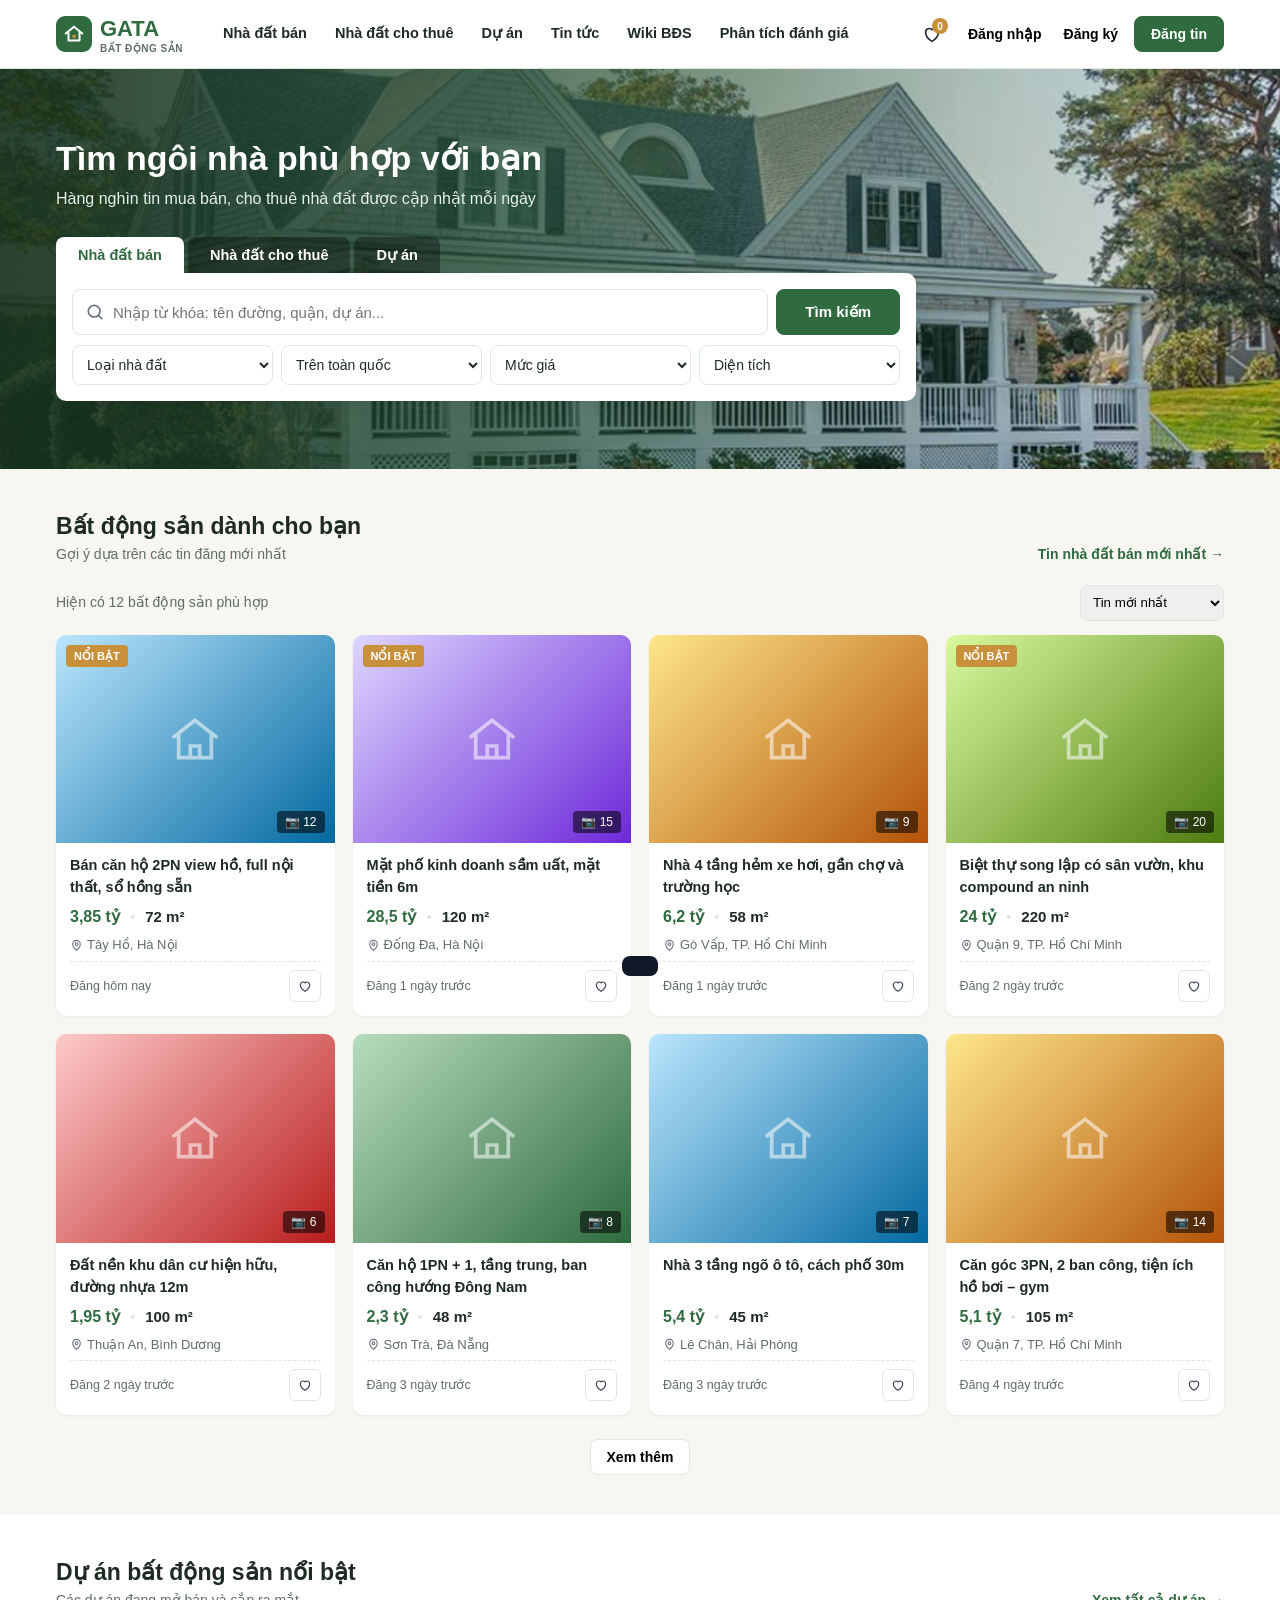
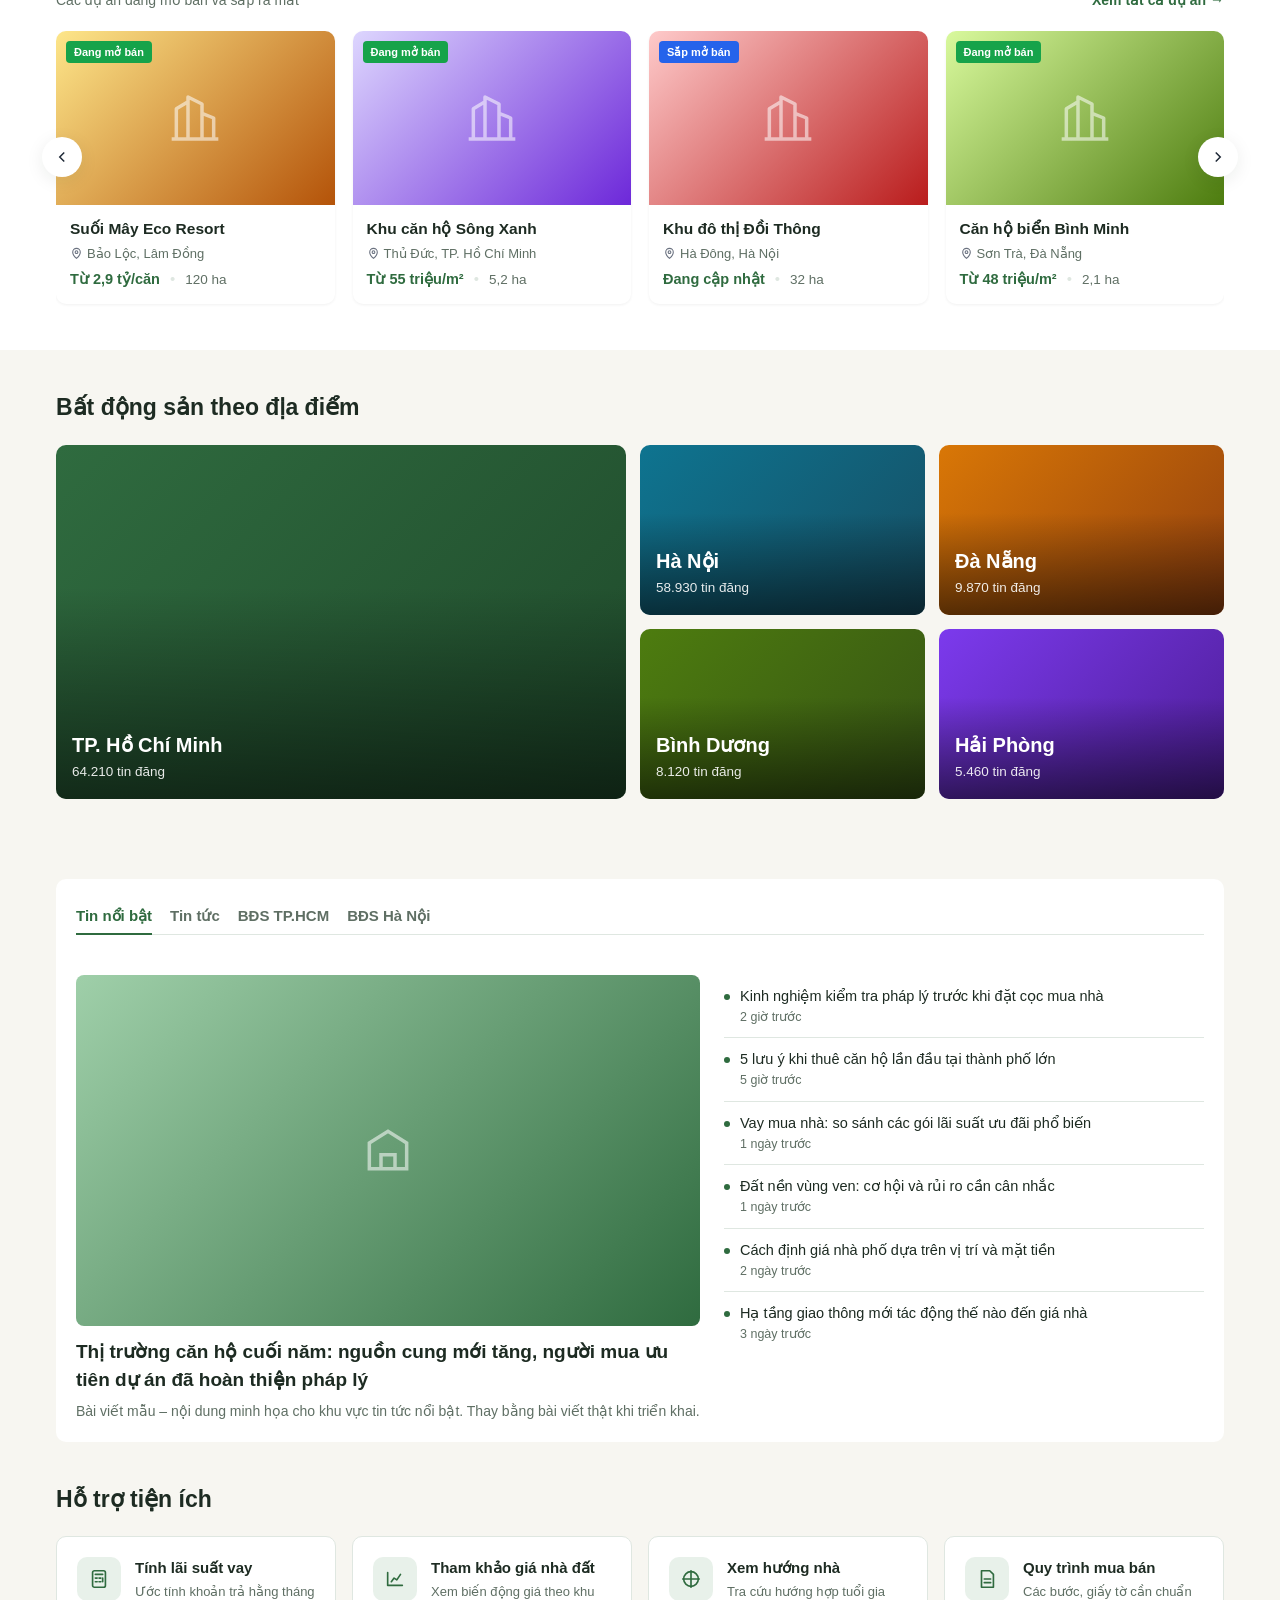
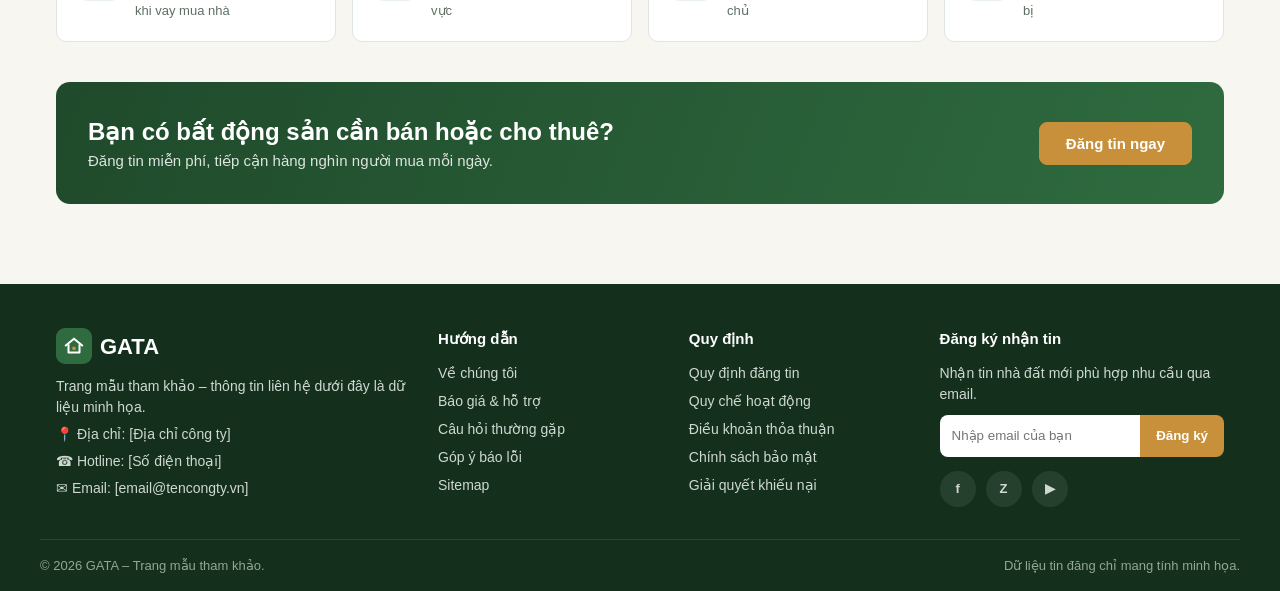
<file: index.html>
<!DOCTYPE html>
<html lang="vi">
<head>
<meta charset="UTF-8">
<meta name="viewport" content="width=device-width, initial-scale=1.0">
<title>GATA – Kênh thông tin mua bán, cho thuê nhà đất</title>
<meta name="description" content="Trang mẫu tham khảo: tìm kiếm, mua bán, cho thuê bất động sản.">
<style>
  :root{
    /* Bảng màu đồng bộ với trang dự án Suối Mây Eco Resort */
    --primary:#2f6b3f;      /* xanh rừng */
    --primary-dark:#1f4a2b;
    --primary-light:#e8f1ea;
    --primary-soft:#9fcfa9; /* xanh lá nhạt: điểm sáng ở banner, hover chân trang */
    --accent:#c8903b;       /* vàng đất */
    --accent-dark:#a87628;
    --text:#1d2b22;
    --muted:#5f6f64;
    --line:#dfe7e1;
    --bg:#f7f6f1;
    --white:#fff;
    --footer-bg:#14301c;
    --footer-text:#cfd8d1;
    --footer-muted:#93a596;
    --radius:10px;
    --shadow:0 4px 18px rgba(20,40,25,.08);
  }
  *{box-sizing:border-box;margin:0;padding:0}
  body{font-family:"Segoe UI",Roboto,"Helvetica Neue",Arial,sans-serif;color:var(--text);background:var(--bg);line-height:1.5;font-size:15px}
  a{color:inherit;text-decoration:none}
  button{font-family:inherit;cursor:pointer}
  img,svg{display:block}
  .container{max-width:1200px;margin:0 auto;padding:0 16px}

  /* ===== HEADER ===== */
  header{background:var(--white);border-bottom:1px solid var(--line);position:sticky;top:0;z-index:50}
  .nav{display:flex;align-items:center;height:68px;gap:28px}
  .logo{display:flex;align-items:center;gap:8px;font-weight:800;font-size:22px;color:var(--primary);flex-shrink:0}
  .logo-mark{width:36px;height:36px;border-radius:9px;background:var(--primary);display:grid;place-items:center}
  .logo small{display:block;font-size:10px;font-weight:600;color:var(--muted);letter-spacing:.5px;margin-top:-4px}
  .menu{display:flex;gap:4px;flex:1}
  .menu > li{list-style:none;position:relative}
  .menu > li > a{display:block;padding:22px 12px;font-weight:600;font-size:14.5px}
  .menu > li > a:hover{color:var(--primary)}
  .dropdown{position:absolute;top:100%;left:0;background:var(--white);min-width:230px;box-shadow:var(--shadow);border-radius:0 0 var(--radius) var(--radius);padding:8px 0;display:none}
  .menu > li:hover .dropdown{display:block}
  .dropdown a{display:block;padding:8px 18px;font-size:14px}
  .dropdown a:hover{background:var(--primary-light);color:var(--primary)}
  .nav-actions{display:flex;align-items:center;gap:10px}
  .icon-btn{width:40px;height:40px;border-radius:50%;border:none;background:transparent;display:grid;place-items:center;position:relative}
  .icon-btn:hover{background:var(--bg)}
  .badge{position:absolute;top:4px;right:4px;background:var(--accent);color:#fff;font-size:10px;font-weight:700;min-width:16px;height:16px;border-radius:8px;display:grid;place-items:center;padding:0 4px}
  .btn{border:1px solid var(--line);background:var(--white);padding:9px 16px;border-radius:8px;font-weight:600;font-size:14px}
  .btn:hover{border-color:var(--primary);color:var(--primary)}
  .btn-primary{background:var(--primary);color:#fff;border-color:var(--primary)}
  .btn-primary:hover{background:var(--primary-dark);color:#fff}
  .btn-text{border:none;background:none;font-weight:600;font-size:14px;padding:9px 6px}
  .btn-text:hover{color:var(--primary)}
  .burger{display:none}

  /* ===== HERO + SEARCH ===== */
  /* Banner: ảnh ngôi nhà + lớp phủ xanh rừng đậm bên trái để chữ dễ đọc.
     Nền gradient cuối cùng là dự phòng khi ảnh không tải được. */
  .hero{position:relative;min-height:400px;display:flex;align-items:center;
    background:
      linear-gradient(100deg,rgba(20,48,28,.9) 0%,rgba(31,74,43,.72) 40%,rgba(31,74,43,.28) 75%,rgba(31,74,43,.1) 100%),
      url("assets/images/anh-ngoi-nha-16.jpg") center 55% / cover no-repeat,
      linear-gradient(180deg,var(--primary-dark),var(--primary));
    overflow:hidden}
  .hero-inner{position:relative;width:100%;padding:48px 16px}
  .hero h1{color:#fff;font-size:34px;line-height:1.25;max-width:620px;margin-bottom:8px}
  .hero p{color:var(--primary-light);margin-bottom:26px;font-size:16px}
  .search-box{max-width:860px}
  .search-tabs{display:flex;gap:4px}
  .search-tabs button{border:none;background:rgba(0,0,0,.35);color:#fff;padding:10px 22px;border-radius:8px 8px 0 0;font-weight:600;font-size:14.5px}
  .search-tabs button.active{background:var(--white);color:var(--primary)}
  .search-panel{background:var(--white);border-radius:0 var(--radius) var(--radius) var(--radius);padding:16px;box-shadow:var(--shadow)}
  .search-row{display:flex;gap:8px}
  .search-input{flex:1;display:flex;align-items:center;gap:8px;border:1px solid var(--line);border-radius:8px;padding:0 12px}
  .search-input input{border:none;outline:none;flex:1;height:44px;font-size:15px;font-family:inherit}
  .search-row .btn-primary{padding:0 28px;height:46px;font-size:15px}
  .filters{display:grid;grid-template-columns:repeat(4,1fr);gap:8px;margin-top:10px}
  .filters select{height:40px;border:1px solid var(--line);border-radius:8px;padding:0 10px;font-family:inherit;font-size:14px;color:var(--text);background:var(--white)}
  .filters select:focus,.search-input:focus-within{outline:2px solid var(--primary-light);border-color:var(--primary)}

  /* ===== SECTIONS ===== */
  section{padding:40px 0}
  .section-head{display:flex;justify-content:space-between;align-items:flex-end;margin-bottom:20px;gap:16px}
  .section-head h2{font-size:23px}
  .section-head p{color:var(--muted);font-size:14px}
  .link-more{color:var(--primary);font-weight:600;font-size:14px;white-space:nowrap}
  .link-more:hover{text-decoration:underline}

  /* listing cards */
  .result-bar{display:flex;justify-content:space-between;align-items:center;margin-bottom:14px;color:var(--muted);font-size:14px;gap:10px;flex-wrap:wrap}
  .result-bar select{height:36px;border:1px solid var(--line);border-radius:8px;padding:0 8px;font-family:inherit}
  .grid-listings{display:grid;grid-template-columns:repeat(4,1fr);gap:18px}
  .card{background:var(--white);border-radius:var(--radius);overflow:hidden;box-shadow:0 1px 3px rgba(0,0,0,.06);transition:transform .2s,box-shadow .2s;display:flex;flex-direction:column}
  .card:hover{transform:translateY(-3px);box-shadow:var(--shadow)}
  .thumb{position:relative;aspect-ratio:4/3;display:grid;place-items:center}
  .thumb{overflow:hidden}
  .thumb svg{width:56px;height:56px;opacity:.55}
  .ph{position:absolute;inset:0;width:100%;height:100%;object-fit:cover;transition:transform .4s}
  .card:hover .ph,.project:hover .ph{transform:scale(1.05)}
  .tag{position:absolute;top:10px;left:10px;background:var(--accent);color:#fff;font-size:11px;font-weight:700;padding:3px 8px;border-radius:4px;text-transform:uppercase}
  .photo-count{position:absolute;bottom:10px;right:10px;background:rgba(0,0,0,.55);color:#fff;font-size:12px;padding:2px 8px;border-radius:4px}
  .card-body{padding:12px 14px 14px;display:flex;flex-direction:column;gap:6px;flex:1}
  .card-title{font-weight:600;font-size:14.5px;display:-webkit-box;-webkit-line-clamp:2;-webkit-box-orient:vertical;overflow:hidden;min-height:44px}
  .card-meta{display:flex;gap:10px;align-items:baseline;flex-wrap:wrap}
  .price{color:var(--primary);font-weight:700;font-size:16px}
  .meta-sep{color:var(--line)}
  .area{font-weight:600;color:var(--text)}
  .addr{color:var(--muted);font-size:13px;display:flex;gap:4px;align-items:center}
  .card-foot{display:flex;justify-content:space-between;align-items:center;margin-top:auto;padding-top:8px;border-top:1px dashed var(--line);font-size:12.5px;color:var(--muted)}
  .save-btn{border:1px solid var(--line);background:var(--white);width:32px;height:32px;border-radius:6px;display:grid;place-items:center}
  .save-btn.saved{background:#fff1f2;border-color:#fecdd3}
  .save-btn.saved svg path{fill:#e11d48;stroke:#e11d48}
  .empty{grid-column:1/-1;text-align:center;padding:40px;color:var(--muted);background:var(--white);border-radius:var(--radius)}
  .center{text-align:center;margin-top:24px}

  /* projects */
  .projects-wrap{position:relative}
  .projects{display:flex;gap:18px;overflow-x:auto;scroll-snap-type:x mandatory;padding-bottom:6px;scrollbar-width:thin}
  .project{flex:0 0 calc((100% - 54px)/4);scroll-snap-align:start;background:var(--white);border-radius:var(--radius);overflow:hidden;box-shadow:0 1px 3px rgba(0,0,0,.06)}
  .project .thumb{aspect-ratio:16/10}
  .status{position:absolute;top:10px;left:10px;font-size:11px;font-weight:700;padding:3px 8px;border-radius:4px;color:#fff}
  .status.open{background:#16a34a}.status.soon{background:#2563eb}.status.done{background:#6b7280}
  .project .card-body{gap:4px}
  .project h3{font-size:15.5px}
  .scroll-btn{position:absolute;top:38%;width:40px;height:40px;border-radius:50%;border:none;background:var(--white);box-shadow:var(--shadow);display:grid;place-items:center;z-index:2}
  .scroll-btn.prev{left:-14px}.scroll-btn.next{right:-14px}

  /* locations */
  .locations{display:grid;grid-template-columns:2fr 1fr 1fr;grid-template-rows:170px 170px;gap:14px}
  .loc{position:relative;border-radius:var(--radius);overflow:hidden;color:#fff;display:flex;align-items:flex-end;padding:16px;transition:transform .2s}
  .loc:hover{transform:scale(1.015)}
  .loc:first-child{grid-row:span 2}
  .loc::after{content:"";position:absolute;inset:0;background:linear-gradient(180deg,transparent 40%,rgba(0,0,0,.55))}
  .loc div{position:relative;z-index:1}
  .loc h3{font-size:20px}
  .loc span{font-size:13.5px;opacity:.9}

  /* news */
  .news{display:grid;grid-template-columns:1.3fr 1fr;gap:24px;background:var(--white);border-radius:var(--radius);padding:20px}
  .news-tabs{display:flex;gap:18px;border-bottom:1px solid var(--line);margin-bottom:16px;grid-column:1/-1}
  .news-tabs button{border:none;background:none;padding:8px 0;font-weight:600;font-size:15px;color:var(--muted);border-bottom:2px solid transparent;margin-bottom:-1px}
  .news-tabs button.active{color:var(--primary);border-color:var(--primary)}
  .news-main .thumb{border-radius:8px;aspect-ratio:16/9;margin-bottom:12px}
  .news-main h3{font-size:19px;margin-bottom:6px}
  .news-main p{color:var(--muted);font-size:14px}
  .news-list{list-style:none;display:flex;flex-direction:column}
  .news-list li{padding:11px 0;border-bottom:1px solid var(--line);display:flex;gap:10px;font-size:14.5px;font-weight:500}
  .news-list li:last-child{border:none}
  .news-list li::before{content:"";flex:0 0 6px;height:6px;border-radius:50%;background:var(--primary);margin-top:8px}
  .news-list a:hover,.news-main h3 a:hover{color:var(--primary)}
  .date{color:var(--muted);font-size:12.5px;font-weight:400;display:block}

  /* tools / why us */
  .tools{display:grid;grid-template-columns:repeat(4,1fr);gap:16px}
  .tool{background:var(--white);border-radius:var(--radius);padding:20px;display:flex;gap:14px;align-items:flex-start;border:1px solid var(--line)}
  .tool:hover{border-color:var(--primary)}
  .tool-icon{flex:0 0 44px;height:44px;border-radius:10px;background:var(--primary-light);color:var(--primary);display:grid;place-items:center}
  .tool h4{font-size:15px;margin-bottom:2px}
  .tool p{font-size:13px;color:var(--muted)}

  /* CTA */
  .cta{background:linear-gradient(110deg,var(--primary-dark),var(--primary));border-radius:14px;padding:32px;display:flex;justify-content:space-between;align-items:center;gap:20px;color:#fff;flex-wrap:wrap}
  .cta h2{font-size:24px}
  .cta p{opacity:.85}
  .cta .btn{background:var(--accent);border-color:var(--accent);color:#fff;padding:12px 26px;font-size:15px}

  /* ===== FOOTER ===== */
  footer{background:var(--footer-bg);color:var(--footer-text);margin-top:40px;padding-top:44px;font-size:14px}
  .foot-grid{display:grid;grid-template-columns:1.6fr 1fr 1fr 1.3fr;gap:32px;padding-bottom:32px}
  footer h5{color:#fff;font-size:15px;margin-bottom:12px}
  footer ul{list-style:none;display:flex;flex-direction:column;gap:7px}
  footer a:hover{color:var(--primary-soft)}
  .foot-brand .logo{color:#fff;margin-bottom:12px}
  .foot-brand p{margin-bottom:6px}
  .newsletter{display:flex;margin-top:10px}
  .newsletter input{flex:1;height:42px;border:none;border-radius:8px 0 0 8px;padding:0 12px;font-family:inherit;min-width:0}
  .newsletter button{border:none;background:var(--accent);color:#fff;font-weight:600;padding:0 16px;border-radius:0 8px 8px 0}
  .socials{display:flex;gap:10px;margin-top:14px}
  .socials a{width:36px;height:36px;border-radius:50%;background:rgba(255,255,255,.08);display:grid;place-items:center;font-weight:700;font-size:13px}
  .copyright{border-top:1px solid rgba(255,255,255,.1);padding:16px 0;font-size:13px;color:var(--footer-muted);display:flex;justify-content:space-between;flex-wrap:wrap;gap:8px}

  /* toast */
  .toast{position:fixed;bottom:24px;left:50%;transform:translateX(-50%) translateY(100px);background:#111827;color:#fff;padding:10px 18px;border-radius:8px;font-size:14px;transition:transform .3s;z-index:100}
  .toast.show{transform:translateX(-50%) translateY(0)}
  .back-top{position:fixed;right:20px;bottom:20px;width:44px;height:44px;border-radius:50%;background:var(--primary);color:#fff;border:none;display:none;place-items:center;box-shadow:var(--shadow);z-index:40}
  .back-top.show{display:grid}

  /* ===== RESPONSIVE ===== */
  @media (max-width:1024px){
    .grid-listings{grid-template-columns:repeat(3,1fr)}
    .project{flex-basis:calc((100% - 36px)/3)}
    .tools{grid-template-columns:repeat(2,1fr)}
    .foot-grid{grid-template-columns:1fr 1fr}
    .menu > li > a{padding:22px 8px;font-size:14px}
    .btn-text{display:none}
  }
  @media (max-width:860px){
    .menu{display:none;position:absolute;top:68px;left:0;right:0;background:var(--white);flex-direction:column;box-shadow:var(--shadow);padding:8px 0}
    .menu.open{display:flex}
    .menu > li > a{padding:12px 20px}
    .dropdown{position:static;box-shadow:none;display:none;padding:0 0 6px 16px}
    .menu > li:hover .dropdown{display:none}
    .burger{display:grid;margin-left:auto}
    .nav-actions .btn:not(.btn-primary),.nav-actions .icon-btn:not(.burger){display:none}
    .grid-listings{grid-template-columns:repeat(2,1fr)}
    .project{flex-basis:calc((100% - 18px)/2)}
    .filters{grid-template-columns:repeat(2,1fr)}
    .locations{grid-template-columns:1fr 1fr;grid-template-rows:200px 140px 140px}
    .loc:first-child{grid-column:span 2;grid-row:auto}
    .news{grid-template-columns:1fr}
    .hero h1{font-size:27px}
    /* Điện thoại: chữ và khung tìm kiếm phủ hết bề ngang nên phủ màu đều hơn */
    .hero{background:
      linear-gradient(180deg,rgba(20,48,28,.82),rgba(31,74,43,.7)),
      url("assets/images/anh-ngoi-nha-16.jpg") 60% center / cover no-repeat,
      linear-gradient(180deg,var(--primary-dark),var(--primary))}
    .scroll-btn{display:none}
  }
  @media (max-width:540px){
    .grid-listings{grid-template-columns:1fr}
    .project{flex-basis:85%}
    .search-row{flex-direction:column}
    .search-row .btn-primary{width:100%}
    .tools{grid-template-columns:1fr}
    .foot-grid{grid-template-columns:1fr}
    .search-tabs button{padding:9px 14px}
    .nav-actions .btn-primary{padding:8px 12px;font-size:13px}
    .section-head h2{font-size:20px}
  }
</style>
</head>
<body>

<!-- ================= HEADER ================= -->
<header>
  <div class="container nav">
    <a href="#" class="logo" aria-label="GATA - trang chủ">
      <span class="logo-mark">
        <svg width="22" height="22" viewBox="0 0 24 24" fill="none"><path d="M3 11.5 12 4l9 7.5" stroke="#fff" stroke-width="2.2" stroke-linecap="round" stroke-linejoin="round"/><path d="M6 10v9h12v-9" stroke="#fff" stroke-width="2.2" stroke-linejoin="round"/><circle cx="12" cy="14.5" r="2" style="fill:var(--accent)"/></svg>
      </span>
      <span>GATA<small>BẤT ĐỘNG SẢN</small></span>
    </a>

    <ul class="menu" id="menu">
      <li><a href="#listings">Nhà đất bán</a>
        <div class="dropdown">
          <a href="#">Bán căn hộ chung cư</a><a href="#">Bán nhà riêng</a><a href="#">Bán nhà mặt phố</a>
          <a href="#">Bán biệt thự, liền kề</a><a href="#">Bán đất nền dự án</a><a href="#">Bán đất</a>
        </div>
      </li>
      <li><a href="#listings">Nhà đất cho thuê</a>
        <div class="dropdown">
          <a href="#">Cho thuê căn hộ</a><a href="#">Cho thuê nhà riêng</a><a href="#">Cho thuê phòng trọ</a>
          <a href="#">Cho thuê văn phòng</a><a href="#">Cho thuê mặt bằng</a>
        </div>
      </li>
      <li><a href="#projects">Dự án</a>
        <div class="dropdown" id="projectMenu"></div>
      </li>
      <li><a href="#news">Tin tức</a></li>
      <li><a href="#tools">Wiki BĐS</a></li>
      <li><a href="#tools">Phân tích đánh giá</a></li>
    </ul>

    <div class="nav-actions">
      <button class="icon-btn" aria-label="Tin đã lưu">
        <svg width="22" height="22" viewBox="0 0 24 24" fill="none"><path d="M12 20s-7-4.4-7-10a4 4 0 0 1 7-2.6A4 4 0 0 1 19 10c0 5.6-7 10-7 10Z" stroke="#1f2937" stroke-width="1.8"/></svg>
        <span class="badge" id="savedCount">0</span>
      </button>
      <button class="btn-text">Đăng nhập</button>
      <button class="btn-text">Đăng ký</button>
      <button class="btn btn-primary">Đăng tin</button>
      <button class="icon-btn burger" id="burger" aria-label="Mở menu">
        <svg width="24" height="24" viewBox="0 0 24 24"><path d="M4 7h16M4 12h16M4 17h16" stroke="#1f2937" stroke-width="2" stroke-linecap="round"/></svg>
      </button>
    </div>
  </div>
</header>

<!-- ================= HERO + SEARCH ================= -->
<div class="hero">
  <div class="container hero-inner">
    <h1>Tìm ngôi nhà phù hợp với bạn</h1>
    <p>Hàng nghìn tin mua bán, cho thuê nhà đất được cập nhật mỗi ngày</p>

    <div class="search-box">
      <div class="search-tabs" role="tablist">
        <button class="active" data-type="ban">Nhà đất bán</button>
        <button data-type="thue">Nhà đất cho thuê</button>
        <button data-type="duan">Dự án</button>
      </div>
      <form class="search-panel" id="searchForm">
        <div class="search-row">
          <label class="search-input">
            <svg width="20" height="20" viewBox="0 0 24 24" fill="none"><circle cx="11" cy="11" r="7" stroke="#6b7280" stroke-width="2"/><path d="m20 20-3.5-3.5" stroke="#6b7280" stroke-width="2" stroke-linecap="round"/></svg>
            <input type="text" id="keyword" placeholder="Nhập từ khóa: tên đường, quận, dự án...">
          </label>
          <button type="submit" class="btn btn-primary">Tìm kiếm</button>
        </div>
        <div class="filters">
          <select id="fCategory">
            <option value="">Loại nhà đất</option>
            <option>Căn hộ chung cư</option>
            <option>Nhà riêng</option>
            <option>Nhà mặt phố</option>
            <option>Biệt thự, liền kề</option>
            <option>Đất nền</option>
          </select>
          <select id="fCity">
            <option value="">Trên toàn quốc</option>
            <option>Hà Nội</option>
            <option>TP. Hồ Chí Minh</option>
            <option>Đà Nẵng</option>
            <option>Bình Dương</option>
            <option>Hải Phòng</option>
          </select>
          <select id="fPrice"></select>
          <select id="fArea">
            <option value="">Diện tích</option>
            <option value="0-50">Dưới 50 m²</option>
            <option value="50-80">50 – 80 m²</option>
            <option value="80-150">80 – 150 m²</option>
            <option value="150-99999">Trên 150 m²</option>
          </select>
        </div>
      </form>
    </div>
  </div>
</div>

<main>
<!-- ================= LISTINGS ================= -->
<section id="listings">
  <div class="container">
    <div class="section-head">
      <div>
        <h2 id="listingTitle">Bất động sản dành cho bạn</h2>
        <p>Gợi ý dựa trên các tin đăng mới nhất</p>
      </div>
      <a href="#" class="link-more">Tin nhà đất bán mới nhất →</a>
    </div>
    <div class="result-bar">
      <span id="resultCount"></span>
      <select id="sort" aria-label="Sắp xếp">
        <option value="new">Tin mới nhất</option>
        <option value="priceAsc">Giá thấp đến cao</option>
        <option value="priceDesc">Giá cao đến thấp</option>
        <option value="areaDesc">Diện tích lớn nhất</option>
      </select>
    </div>
    <div class="grid-listings" id="grid"></div>
    <div class="center"><button class="btn" id="loadMore">Xem thêm</button></div>
  </div>
</section>

<!-- ================= PROJECTS ================= -->
<section id="projects" style="background:var(--white)">
  <div class="container">
    <div class="section-head">
      <div><h2>Dự án bất động sản nổi bật</h2><p>Các dự án đang mở bán và sắp ra mắt</p></div>
      <a href="#" class="link-more">Xem tất cả dự án →</a>
    </div>
    <div class="projects-wrap">
      <button class="scroll-btn prev" data-dir="-1" aria-label="Trước"><svg width="18" height="18" viewBox="0 0 24 24"><path d="m15 6-6 6 6 6" stroke="#1f2937" stroke-width="2" fill="none"/></svg></button>
      <div class="projects" id="projectList"></div>
      <button class="scroll-btn next" data-dir="1" aria-label="Sau"><svg width="18" height="18" viewBox="0 0 24 24"><path d="m9 6 6 6-6 6" stroke="#1f2937" stroke-width="2" fill="none"/></svg></button>
    </div>
  </div>
</section>

<!-- ================= LOCATIONS ================= -->
<section>
  <div class="container">
    <div class="section-head"><div><h2>Bất động sản theo địa điểm</h2></div></div>
    <div class="locations" id="locations"></div>
  </div>
</section>

<!-- ================= NEWS ================= -->
<section id="news">
  <div class="container">
    <div class="news">
      <div class="news-tabs">
        <button class="active">Tin nổi bật</button>
        <button>Tin tức</button>
        <button>BĐS TP.HCM</button>
        <button>BĐS Hà Nội</button>
      </div>
      <article class="news-main">
        <div class="thumb" style="background:linear-gradient(135deg,var(--primary-soft),var(--primary))">
          <img class="ph" src="https://images.unsplash.com/photo-1560518883-ce09059eeffa?w=800&q=70&auto=format&fit=crop" alt="Thị trường căn hộ" loading="lazy" onerror="this.remove()">
          <svg viewBox="0 0 24 24" fill="none"><path d="M4 20V9l8-5 8 5v11H4Z" stroke="#fff" stroke-width="1.5"/><path d="M9 20v-6h6v6" stroke="#fff" stroke-width="1.5"/></svg>
        </div>
        <h3><a href="#">Thị trường căn hộ cuối năm: nguồn cung mới tăng, người mua ưu tiên dự án đã hoàn thiện pháp lý</a></h3>
        <p>Bài viết mẫu – nội dung minh họa cho khu vực tin tức nổi bật. Thay bằng bài viết thật khi triển khai.</p>
      </article>
      <ul class="news-list">
        <li><a href="#">Kinh nghiệm kiểm tra pháp lý trước khi đặt cọc mua nhà<span class="date">2 giờ trước</span></a></li>
        <li><a href="#">5 lưu ý khi thuê căn hộ lần đầu tại thành phố lớn<span class="date">5 giờ trước</span></a></li>
        <li><a href="#">Vay mua nhà: so sánh các gói lãi suất ưu đãi phổ biến<span class="date">1 ngày trước</span></a></li>
        <li><a href="#">Đất nền vùng ven: cơ hội và rủi ro cần cân nhắc<span class="date">1 ngày trước</span></a></li>
        <li><a href="#">Cách định giá nhà phố dựa trên vị trí và mặt tiền<span class="date">2 ngày trước</span></a></li>
        <li><a href="#">Hạ tầng giao thông mới tác động thế nào đến giá nhà<span class="date">3 ngày trước</span></a></li>
      </ul>
    </div>
  </div>
</section>

<!-- ================= TOOLS ================= -->
<section id="tools" style="padding-top:0">
  <div class="container">
    <div class="section-head"><div><h2>Hỗ trợ tiện ích</h2></div></div>
    <div class="tools">
      <a href="#" class="tool"><span class="tool-icon"><svg width="22" height="22" viewBox="0 0 24 24" fill="none"><rect x="5" y="3" width="14" height="18" rx="2" stroke="currentColor" stroke-width="1.8"/><path d="M8 7h8M8 11h2M12 11h2M8 15h2M12 15h2M16 11v4" stroke="currentColor" stroke-width="1.8" stroke-linecap="round"/></svg></span><div><h4>Tính lãi suất vay</h4><p>Ước tính khoản trả hằng tháng khi vay mua nhà</p></div></a>
      <a href="#" class="tool"><span class="tool-icon"><svg width="22" height="22" viewBox="0 0 24 24" fill="none"><path d="M4 19V5M4 19h16M8 15l3-4 3 2 4-6" stroke="currentColor" stroke-width="1.8" stroke-linecap="round" stroke-linejoin="round"/></svg></span><div><h4>Tham khảo giá nhà đất</h4><p>Xem biến động giá theo khu vực</p></div></a>
      <a href="#" class="tool"><span class="tool-icon"><svg width="22" height="22" viewBox="0 0 24 24" fill="none"><path d="M12 3v18M3 12h18" stroke="currentColor" stroke-width="1.8" stroke-linecap="round"/><circle cx="12" cy="12" r="8" stroke="currentColor" stroke-width="1.8"/></svg></span><div><h4>Xem hướng nhà</h4><p>Tra cứu hướng hợp tuổi gia chủ</p></div></a>
      <a href="#" class="tool"><span class="tool-icon"><svg width="22" height="22" viewBox="0 0 24 24" fill="none"><path d="M6 3h9l4 4v14H6V3Z" stroke="currentColor" stroke-width="1.8" stroke-linejoin="round"/><path d="M9 12h7M9 16h7" stroke="currentColor" stroke-width="1.8" stroke-linecap="round"/></svg></span><div><h4>Quy trình mua bán</h4><p>Các bước, giấy tờ cần chuẩn bị</p></div></a>
    </div>
  </div>
</section>

<!-- ================= CTA ================= -->
<section style="padding-top:0">
  <div class="container">
    <div class="cta">
      <div>
        <h2>Bạn có bất động sản cần bán hoặc cho thuê?</h2>
        <p>Đăng tin miễn phí, tiếp cận hàng nghìn người mua mỗi ngày.</p>
      </div>
      <button class="btn">Đăng tin ngay</button>
    </div>
  </div>
</section>
</main>

<!-- ================= FOOTER ================= -->
<footer>
  <div class="container foot-grid">
    <div class="foot-brand">
      <a href="#" class="logo"><span class="logo-mark"><svg width="22" height="22" viewBox="0 0 24 24" fill="none"><path d="M3 11.5 12 4l9 7.5" stroke="#fff" stroke-width="2.2" stroke-linecap="round" stroke-linejoin="round"/><path d="M6 10v9h12v-9" stroke="#fff" stroke-width="2.2" stroke-linejoin="round"/><circle cx="12" cy="14.5" r="2" style="fill:var(--accent)"/></svg></span><span>GATA</span></a>
      <p>Trang mẫu tham khảo – thông tin liên hệ dưới đây là dữ liệu minh họa.</p>
      <p>📍 Địa chỉ: [Địa chỉ công ty]</p>
      <p>☎ Hotline: [Số điện thoại]</p>
      <p>✉ Email: [email@tencongty.vn]</p>
    </div>
    <div>
      <h5>Hướng dẫn</h5>
      <ul><li><a href="#">Về chúng tôi</a></li><li><a href="#">Báo giá & hỗ trợ</a></li><li><a href="#">Câu hỏi thường gặp</a></li><li><a href="#">Góp ý báo lỗi</a></li><li><a href="#">Sitemap</a></li></ul>
    </div>
    <div>
      <h5>Quy định</h5>
      <ul><li><a href="#">Quy định đăng tin</a></li><li><a href="#">Quy chế hoạt động</a></li><li><a href="#">Điều khoản thỏa thuận</a></li><li><a href="#">Chính sách bảo mật</a></li><li><a href="#">Giải quyết khiếu nại</a></li></ul>
    </div>
    <div>
      <h5>Đăng ký nhận tin</h5>
      <p>Nhận tin nhà đất mới phù hợp nhu cầu qua email.</p>
      <form class="newsletter" id="newsletter">
        <input type="email" placeholder="Nhập email của bạn" required>
        <button type="submit">Đăng ký</button>
      </form>
      <div class="socials"><a href="#" aria-label="Facebook">f</a><a href="#" aria-label="Zalo">Z</a><a href="#" aria-label="YouTube">▶</a></div>
    </div>
  </div>
  <div class="container copyright">
    <span>© 2026 GATA – Trang mẫu tham khảo.</span>
    <span>Dữ liệu tin đăng chỉ mang tính minh họa.</span>
  </div>
</footer>

<div class="toast" id="toast"></div>
<button class="back-top" id="backTop" aria-label="Lên đầu trang"><svg width="18" height="18" viewBox="0 0 24 24"><path d="m6 15 6-6 6 6" stroke="#fff" stroke-width="2.2" fill="none"/></svg></button>

<script>
/* ================= DỮ LIỆU MẪU ================= */
// price: đơn vị triệu đồng (bán = tổng giá, thuê = giá/tháng)
const listings = [
  {id:1,type:"ban",cat:"Căn hộ chung cư",title:"Bán căn hộ 2PN view hồ, full nội thất, sổ hồng sẵn",price:3850,area:72,city:"Hà Nội",district:"Tây Hồ",days:0,photos:12,vip:true},
  {id:2,type:"ban",cat:"Nhà riêng",title:"Nhà 4 tầng hẻm xe hơi, gần chợ và trường học",price:6200,area:58,city:"TP. Hồ Chí Minh",district:"Gò Vấp",days:1,photos:9,vip:false},
  {id:3,type:"ban",cat:"Nhà mặt phố",title:"Mặt phố kinh doanh sầm uất, mặt tiền 6m",price:28500,area:120,city:"Hà Nội",district:"Đống Đa",days:1,photos:15,vip:true},
  {id:4,type:"ban",cat:"Đất nền",title:"Đất nền khu dân cư hiện hữu, đường nhựa 12m",price:1950,area:100,city:"Bình Dương",district:"Thuận An",days:2,photos:6,vip:false},
  {id:5,type:"ban",cat:"Biệt thự, liền kề",title:"Biệt thự song lập có sân vườn, khu compound an ninh",price:24000,area:220,city:"TP. Hồ Chí Minh",district:"Quận 9",days:2,photos:20,vip:true},
  {id:6,type:"ban",cat:"Căn hộ chung cư",title:"Căn hộ 1PN + 1, tầng trung, ban công hướng Đông Nam",price:2300,area:48,city:"Đà Nẵng",district:"Sơn Trà",days:3,photos:8,vip:false},
  {id:7,type:"ban",cat:"Nhà riêng",title:"Nhà 3 tầng ngõ ô tô, cách phố 30m",price:5400,area:45,city:"Hải Phòng",district:"Lê Chân",days:3,photos:7,vip:false},
  {id:8,type:"ban",cat:"Căn hộ chung cư",title:"Căn góc 3PN, 2 ban công, tiện ích hồ bơi – gym",price:5100,area:105,city:"TP. Hồ Chí Minh",district:"Quận 7",days:4,photos:14,vip:false},
  {id:9,type:"ban",cat:"Đất nền",title:"Lô đất gần biển, phù hợp xây homestay",price:3200,area:150,city:"Đà Nẵng",district:"Ngũ Hành Sơn",days:5,photos:5,vip:false},
  {id:10,type:"ban",cat:"Nhà mặt phố",title:"Nhà mặt tiền đường lớn, đang cho thuê ổn định",price:16800,area:90,city:"Đà Nẵng",district:"Hải Châu",days:6,photos:10,vip:false},
  {id:11,type:"ban",cat:"Biệt thự, liền kề",title:"Liền kề 5 tầng có thang máy, gần công viên",price:13500,area:85,city:"Hà Nội",district:"Hà Đông",days:6,photos:11,vip:false},
  {id:12,type:"ban",cat:"Nhà riêng",title:"Nhà 2 tầng mới xây, sân để xe rộng",price:2650,area:80,city:"Bình Dương",district:"Dĩ An",days:7,photos:6,vip:false},

  {id:21,type:"thue",cat:"Căn hộ chung cư",title:"Cho thuê căn hộ 2PN đầy đủ nội thất, vào ở ngay",price:12,area:68,city:"TP. Hồ Chí Minh",district:"Bình Thạnh",days:0,photos:10,vip:true},
  {id:22,type:"thue",cat:"Nhà riêng",title:"Cho thuê nhà nguyên căn 3 tầng, phù hợp gia đình",price:18,area:60,city:"Hà Nội",district:"Cầu Giấy",days:1,photos:8,vip:false},
  {id:23,type:"thue",cat:"Nhà mặt phố",title:"Mặt bằng kinh doanh mặt tiền 8m, khu đông dân",price:45,area:110,city:"TP. Hồ Chí Minh",district:"Quận 10",days:1,photos:6,vip:true},
  {id:24,type:"thue",cat:"Căn hộ chung cư",title:"Studio mới, gần biển, có hồ bơi chung",price:7,area:35,city:"Đà Nẵng",district:"Sơn Trà",days:2,photos:9,vip:false},
  {id:25,type:"thue",cat:"Biệt thự, liền kề",title:"Biệt thự sân vườn cho thuê làm văn phòng",price:60,area:300,city:"Hà Nội",district:"Tây Hồ",days:3,photos:16,vip:false},
  {id:26,type:"thue",cat:"Nhà riêng",title:"Nhà 1 trệt 1 lầu, hẻm yên tĩnh, có chỗ để ô tô",price:9,area:75,city:"Bình Dương",district:"Thủ Dầu Một",days:4,photos:5,vip:false},
  {id:27,type:"thue",cat:"Căn hộ chung cư",title:"Căn hộ 3PN view sông, tầng cao thoáng mát",price:22,area:110,city:"TP. Hồ Chí Minh",district:"Thủ Đức",days:5,photos:12,vip:false},
  {id:28,type:"thue",cat:"Nhà mặt phố",title:"Nhà mặt phố 4 tầng cho thuê kinh doanh, văn phòng",price:35,area:70,city:"Hải Phòng",district:"Ngô Quyền",days:6,photos:7,vip:false},
];

const projects = [
  {name:"Suối Mây Eco Resort",loc:"Bảo Lộc, Lâm Đồng",status:"open",statusText:"Đang mở bán",price:"Từ 2,9 tỷ/căn",area:"120 ha",url:"pages/du-an-suoi-may-eco-resort.html",img:"1520250497591-112f2f40a3f4"},
  {name:"Khu căn hộ Sông Xanh",loc:"Thủ Đức, TP. Hồ Chí Minh",status:"open",statusText:"Đang mở bán",price:"Từ 55 triệu/m²",area:"5,2 ha"},
  {name:"Khu đô thị Đồi Thông",loc:"Hà Đông, Hà Nội",status:"soon",statusText:"Sắp mở bán",price:"Đang cập nhật",area:"32 ha"},
  {name:"Căn hộ biển Bình Minh",loc:"Sơn Trà, Đà Nẵng",status:"open",statusText:"Đang mở bán",price:"Từ 48 triệu/m²",area:"2,1 ha"},
  {name:"Khu nhà phố Hoa Sen",loc:"Thuận An, Bình Dương",status:"done",statusText:"Đã bàn giao",price:"Từ 4,5 tỷ/căn",area:"12 ha"},
  {name:"Tòa căn hộ Ánh Dương",loc:"Cầu Giấy, Hà Nội",status:"soon",statusText:"Sắp mở bán",price:"Đang cập nhật",area:"1,4 ha"},
  {name:"Khu biệt thự Rừng Phong",loc:"Quận 9, TP. Hồ Chí Minh",status:"open",statusText:"Đang mở bán",price:"Từ 22 tỷ/căn",area:"18 ha"},
];

const locations = [
  {city:"TP. Hồ Chí Minh",count:"64.210",bg:"linear-gradient(135deg,#2f6b3f,#1f4a2b)",img:"1583417319070-4a69db38a482"},
  {city:"Hà Nội",count:"58.930",bg:"linear-gradient(135deg,#0e7490,#164e63)",img:"1599708153386-62bf3f035c78"},
  {city:"Đà Nẵng",count:"9.870",bg:"linear-gradient(135deg,#d97706,#92400e)",img:"1559592413-7cec4d0cae2b"},
  {city:"Bình Dương",count:"8.120",bg:"linear-gradient(135deg,#4d7c0f,#365314)",img:"1460317442991-0ec209397118"},
  {city:"Hải Phòng",count:"5.460",bg:"linear-gradient(135deg,#7c3aed,#4c1d95)",img:"1528127269322-539801943592"},
];

/* Ảnh minh họa (Unsplash) theo loại bất động sản */
const catPhotos = {
  "Căn hộ chung cư":["1502672260266-1c1ef2d93688","1522708323590-d24dbb6b0267","1554995207-c18c203602cb","1600607687939-ce8a6c25118c","1545324418-cc1a3fa10c00"],
  "Nhà riêng":["1568605114967-8130f3a36994","1570129477492-45c003edd2be","1549517045-bc93de075e53","1605276374104-dee2a0ed3cd6","1564013799919-ab600027ffc6"],
  "Nhà mặt phố":["1479839672679-a46483c0e7c8","1486406146926-c627a92ad1ab","1460317442991-0ec209397118","1545324418-cc1a3fa10c00"],
  "Biệt thự, liền kề":["1613490493576-7fde63acd811","1600596542815-ffad4c1539a9","1600585154340-be6161a56a0c","1512917774080-9991f1c4c750","1580587771525-78b9dba3b914"],
  "Đất nền":["1500382017468-9049fed747ef"],
};
const projectPhotos = ["1545324418-cc1a3fa10c00","1486406146926-c627a92ad1ab","1512917774080-9991f1c4c750","1600596542815-ffad4c1539a9","1479839672679-a46483c0e7c8","1613490493576-7fde63acd811"];
const photoUrl = (id,w=600) => `https://images.unsplash.com/photo-${id}?w=${w}&q=70&auto=format&fit=crop`;
const imgTag = (id,alt,w) => `<img class="ph" src="${photoUrl(id,w)}" alt="${alt}" loading="lazy" onerror="this.remove()">`;

const priceOptions = {
  ban:[["","Mức giá"],["0-1000","Dưới 1 tỷ"],["1000-3000","1 – 3 tỷ"],["3000-5000","3 – 5 tỷ"],["5000-10000","5 – 10 tỷ"],["10000-999999","Trên 10 tỷ"]],
  thue:[["","Mức giá"],["0-5","Dưới 5 triệu"],["5-10","5 – 10 triệu"],["10-20","10 – 20 triệu"],["20-50","20 – 50 triệu"],["50-99999","Trên 50 triệu"]],
};
const palettes = ["#b7dcbf,#2f6b3f","#bae6fd,#0369a1","#fde68a,#b45309","#ddd6fe,#6d28d9","#fecaca,#b91c1c","#d9f99d,#4d7c0f"];

/* ================= TIỆN ÍCH ================= */
const $ = s => document.querySelector(s);
const houseSvg = `<svg viewBox="0 0 24 24" fill="none"><path d="M3 11 12 4l9 7" stroke="#fff" stroke-width="1.6" stroke-linecap="round"/><path d="M5 10v10h14V10" stroke="#fff" stroke-width="1.6"/><path d="M10 20v-5h4v5" stroke="#fff" stroke-width="1.6"/></svg>`;
const pinSvg = `<svg width="13" height="13" viewBox="0 0 24 24" fill="none"><path d="M12 21s-7-6.2-7-11.5A7 7 0 0 1 19 9.5C19 14.8 12 21 12 21Z" stroke="#6b7280" stroke-width="2"/><circle cx="12" cy="9.5" r="2.5" stroke="#6b7280" stroke-width="2"/></svg>`;
const heartSvg = `<svg width="16" height="16" viewBox="0 0 24 24"><path d="M12 20s-7-4.4-7-10a4 4 0 0 1 7-2.6A4 4 0 0 1 19 10c0 5.6-7 10-7 10Z" fill="none" stroke="#374151" stroke-width="1.8"/></svg>`;

function formatPrice(p, type){
  if(type === "thue") return p + " triệu/tháng";
  if(p >= 1000){ const ty = p/1000; return (Number.isInteger(ty) ? ty : ty.toFixed(2).replace(/\.?0+$/,"")).toString().replace(".",",") + " tỷ"; }
  return p + " triệu";
}
function daysText(d){ return d === 0 ? "Đăng hôm nay" : `Đăng ${d} ngày trước`; }
function toast(msg){ const t=$("#toast"); t.textContent=msg; t.classList.add("show"); clearTimeout(t._h); t._h=setTimeout(()=>t.classList.remove("show"),2200); }

/* ================= TRẠNG THÁI ================= */
let state = { type:"ban", shown:8 };
const saved = new Set();

function fillPriceSelect(){
  const opts = priceOptions[state.type] || priceOptions.ban;
  $("#fPrice").innerHTML = opts.map(([v,t])=>`<option value="${v}">${t}</option>`).join("");
}

function getFiltered(){
  const kw = $("#keyword").value.trim().toLowerCase();
  const cat = $("#fCategory").value, city = $("#fCity").value;
  const [pMin,pMax] = ($("#fPrice").value || "0-99999999").split("-").map(Number);
  const [aMin,aMax] = ($("#fArea").value || "0-99999999").split("-").map(Number);
  let list = listings.filter(l =>
    l.type === state.type &&
    (!cat || l.cat === cat) &&
    (!city || l.city === city) &&
    l.price >= pMin && l.price < pMax &&
    l.area >= aMin && l.area < aMax &&
    (!kw || (l.title+" "+l.district+" "+l.city+" "+l.cat).toLowerCase().includes(kw))
  );
  const s = $("#sort").value;
  if(s==="priceAsc") list.sort((a,b)=>a.price-b.price);
  else if(s==="priceDesc") list.sort((a,b)=>b.price-a.price);
  else if(s==="areaDesc") list.sort((a,b)=>b.area-a.area);
  else list.sort((a,b)=>a.days-b.days || b.vip-a.vip);
  return list;
}

function renderListings(){
  const list = getFiltered();
  const show = list.slice(0, state.shown);
  $("#resultCount").textContent = `Hiện có ${list.length} bất động sản phù hợp`;
  $("#grid").innerHTML = show.length ? show.map(l=>{
    const [c1,c2] = palettes[l.id % palettes.length].split(",");
    const pool = catPhotos[l.cat] || catPhotos["Nhà riêng"];
    return `<article class="card">
      <a href="#" class="thumb" style="background:linear-gradient(135deg,${c1},${c2})">
        ${houseSvg}
        ${imgTag(pool[l.id % pool.length], l.title)}
        ${l.vip ? '<span class="tag">Nổi bật</span>' : ''}
        <span class="photo-count">📷 ${l.photos}</span>
      </a>
      <div class="card-body">
        <a href="#" class="card-title">${l.title}</a>
        <div class="card-meta"><span class="price">${formatPrice(l.price,l.type)}</span><span class="meta-sep">•</span><span class="area">${l.area} m²</span></div>
        <div class="addr">${pinSvg}${l.district}, ${l.city}</div>
        <div class="card-foot"><span>${daysText(l.days)}</span>
          <button class="save-btn ${saved.has(l.id)?'saved':''}" data-id="${l.id}" aria-label="Lưu tin">${heartSvg}</button>
        </div>
      </div>
    </article>`;
  }).join("") : `<div class="empty">Không tìm thấy bất động sản phù hợp. Hãy thử nới rộng bộ lọc.</div>`;
  $("#loadMore").style.display = list.length > state.shown ? "inline-block" : "none";
}

function renderProjects(){
  $("#projectList").innerHTML = projects.map((p,i)=>{
    const [c1,c2] = palettes[(i+2)%palettes.length].split(",");
    // Dự án có trang riêng thì gắn link (p.url), chưa có thì để "#"
    const href = p.url || "#";
    return `<article class="project">
      <a href="${href}" class="thumb" style="background:linear-gradient(135deg,${c1},${c2})">
        <svg viewBox="0 0 24 24" fill="none"><path d="M4 21V8l5-3v16M9 21V3l6 3v15M15 21V10l5 2v9M2 21h20" stroke="#fff" stroke-width="1.5" stroke-linejoin="round"/></svg>
        ${imgTag(p.img || projectPhotos[i % projectPhotos.length], p.name)}
        <span class="status ${p.status}">${p.statusText}</span>
      </a>
      <div class="card-body">
        <h3><a href="${href}">${p.name}</a></h3>
        <div class="addr">${pinSvg}${p.loc}</div>
        <div class="card-meta"><span class="price" style="font-size:14.5px">${p.price}</span><span class="meta-sep">•</span><span style="font-size:13.5px;color:var(--muted)">${p.area}</span></div>
      </div>
    </article>`;
  }).join("");
}

// Menu con "Dự án": tự liệt kê các dự án đã có trang riêng (có p.url)
const renderProjectMenu = () => {
  const pages = projects.filter(p => p.url);
  $("#projectMenu").innerHTML =
    pages.map(p => `<a href="${p.url}">${p.name}</a>`).join("") +
    `<a href="#projects">Xem tất cả dự án nổi bật</a>`;
};

function renderLocations(){
  $("#locations").innerHTML = locations.map(l=>`
    <a href="#listings" class="loc" data-city="${l.city}" style="background:${l.bg}">
      ${imgTag(l.img, l.city, 900)}
      <div><h3>${l.city}</h3><span>${l.count} tin đăng</span></div>
    </a>`).join("");
}

/* ================= SỰ KIỆN ================= */
// Tab Bán / Thuê / Dự án
document.querySelectorAll(".search-tabs button").forEach(btn=>{
  btn.addEventListener("click", ()=>{
    document.querySelectorAll(".search-tabs button").forEach(b=>b.classList.remove("active"));
    btn.classList.add("active");
    const t = btn.dataset.type;
    if(t === "duan"){
      document.getElementById("projects").scrollIntoView({behavior:"smooth"});
      return;
    }
    state.type = t; state.shown = 8;
    $("#listingTitle").textContent = t==="ban" ? "Bất động sản dành cho bạn" : "Nhà đất cho thuê dành cho bạn";
    fillPriceSelect(); renderListings();
  });
});

// Tìm kiếm
$("#searchForm").addEventListener("submit", e=>{
  e.preventDefault(); state.shown = 8; renderListings();
  document.getElementById("listings").scrollIntoView({behavior:"smooth"});
});
["#fCategory","#fCity","#fPrice","#fArea","#sort"].forEach(id=>$(id).addEventListener("change",()=>{state.shown=8;renderListings();}));

// Xem thêm
$("#loadMore").addEventListener("click", ()=>{ state.shown += 4; renderListings(); });

// Lưu tin
$("#grid").addEventListener("click", e=>{
  const b = e.target.closest(".save-btn"); if(!b) return;
  const id = +b.dataset.id;
  if(saved.has(id)){ saved.delete(id); toast("Đã bỏ lưu tin"); }
  else { saved.add(id); toast("Đã lưu tin"); }
  b.classList.toggle("saved");
  $("#savedCount").textContent = saved.size;
});

// Click địa điểm -> lọc theo tỉnh/thành
$("#locations").addEventListener("click", e=>{
  const a = e.target.closest(".loc"); if(!a) return;
  $("#fCity").value = a.dataset.city; state.shown = 8; renderListings();
});

// Cuộn danh sách dự án
document.querySelectorAll(".scroll-btn").forEach(b=>b.addEventListener("click",()=>{
  const el = $("#projectList"); el.scrollBy({left: el.clientWidth * 0.8 * +b.dataset.dir, behavior:"smooth"});
}));

// Tab tin tức (minh họa)
document.querySelectorAll(".news-tabs button").forEach(b=>b.addEventListener("click",()=>{
  document.querySelectorAll(".news-tabs button").forEach(x=>x.classList.remove("active")); b.classList.add("active");
}));

// Menu mobile
$("#burger").addEventListener("click", ()=>$("#menu").classList.toggle("open"));

// Đăng ký nhận tin
$("#newsletter").addEventListener("submit", e=>{ e.preventDefault(); e.target.reset(); toast("Đăng ký nhận tin thành công!"); });

// Nút lên đầu trang
window.addEventListener("scroll", ()=>$("#backTop").classList.toggle("show", scrollY > 600));
$("#backTop").addEventListener("click", ()=>scrollTo({top:0,behavior:"smooth"}));

/* ================= KHỞI TẠO ================= */
fillPriceSelect(); renderListings(); renderProjects(); renderProjectMenu(); renderLocations();
</script>
</body>
</html>
</file>
